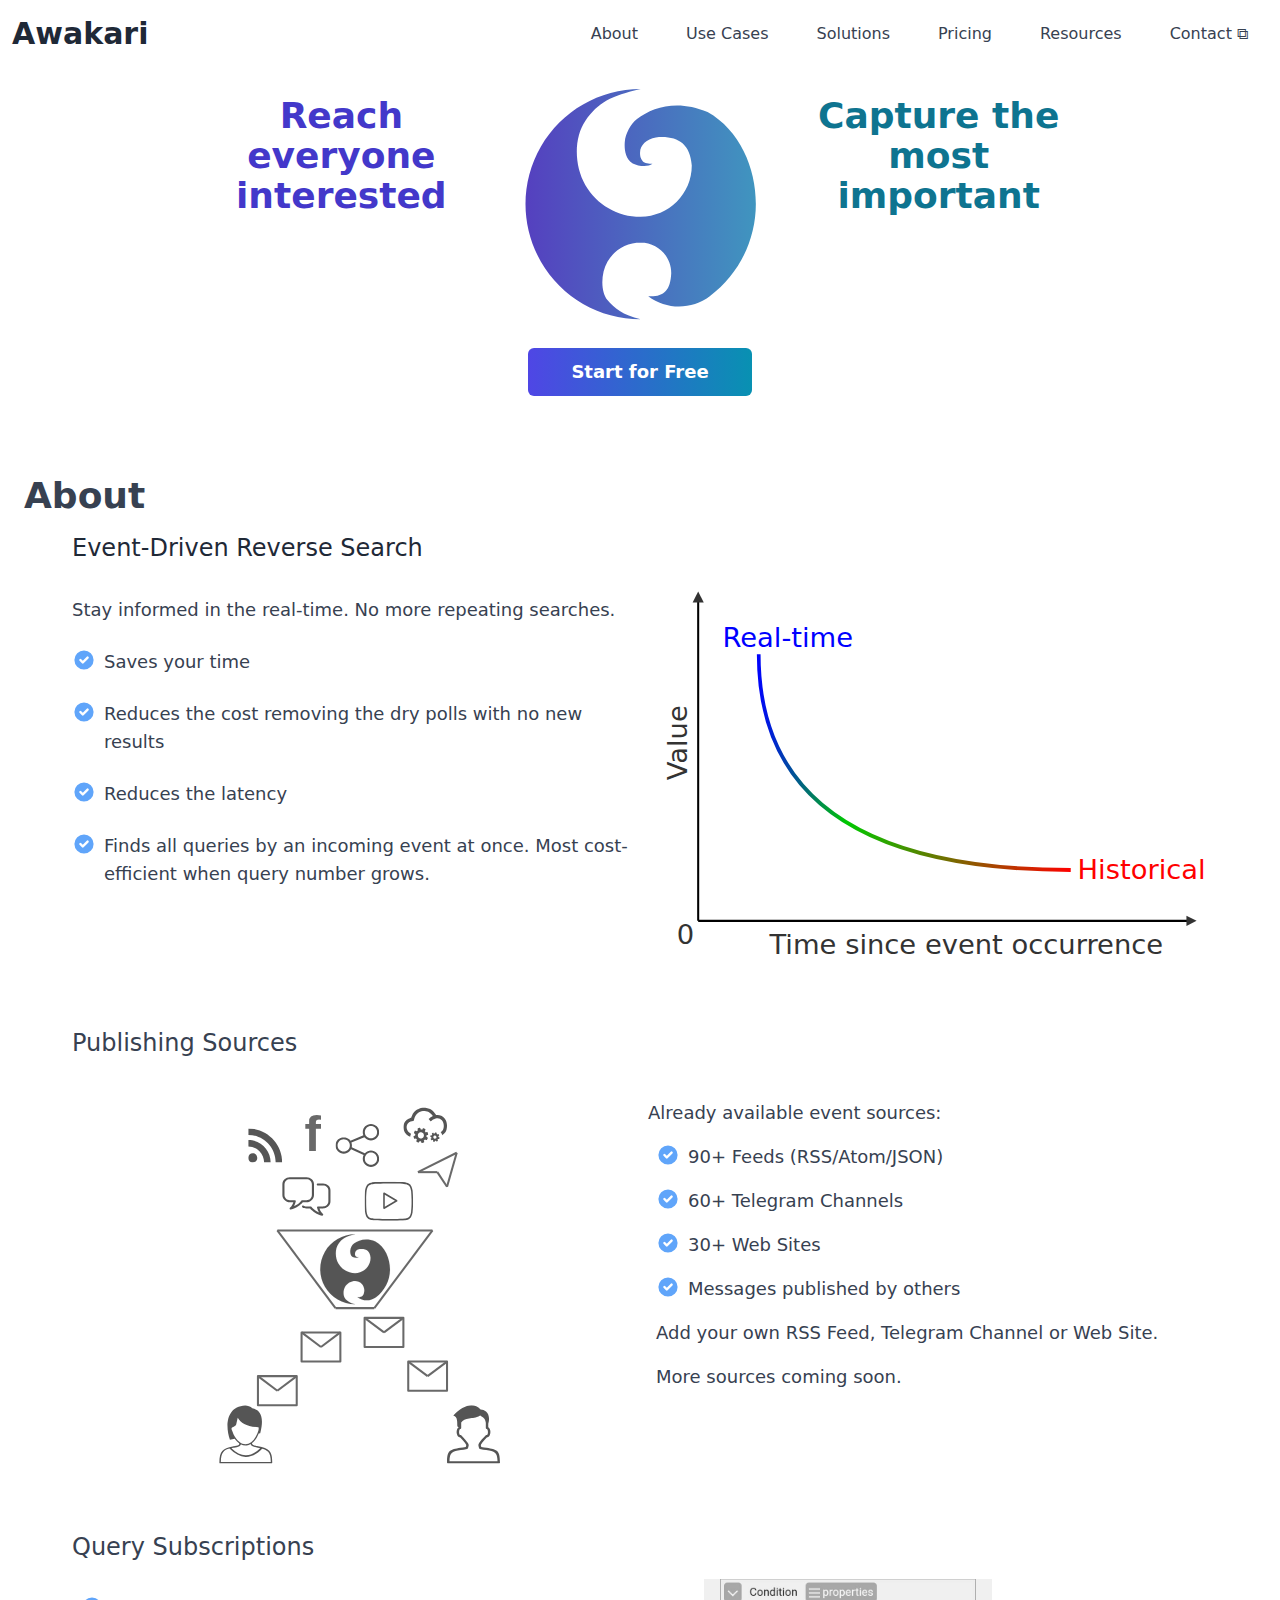
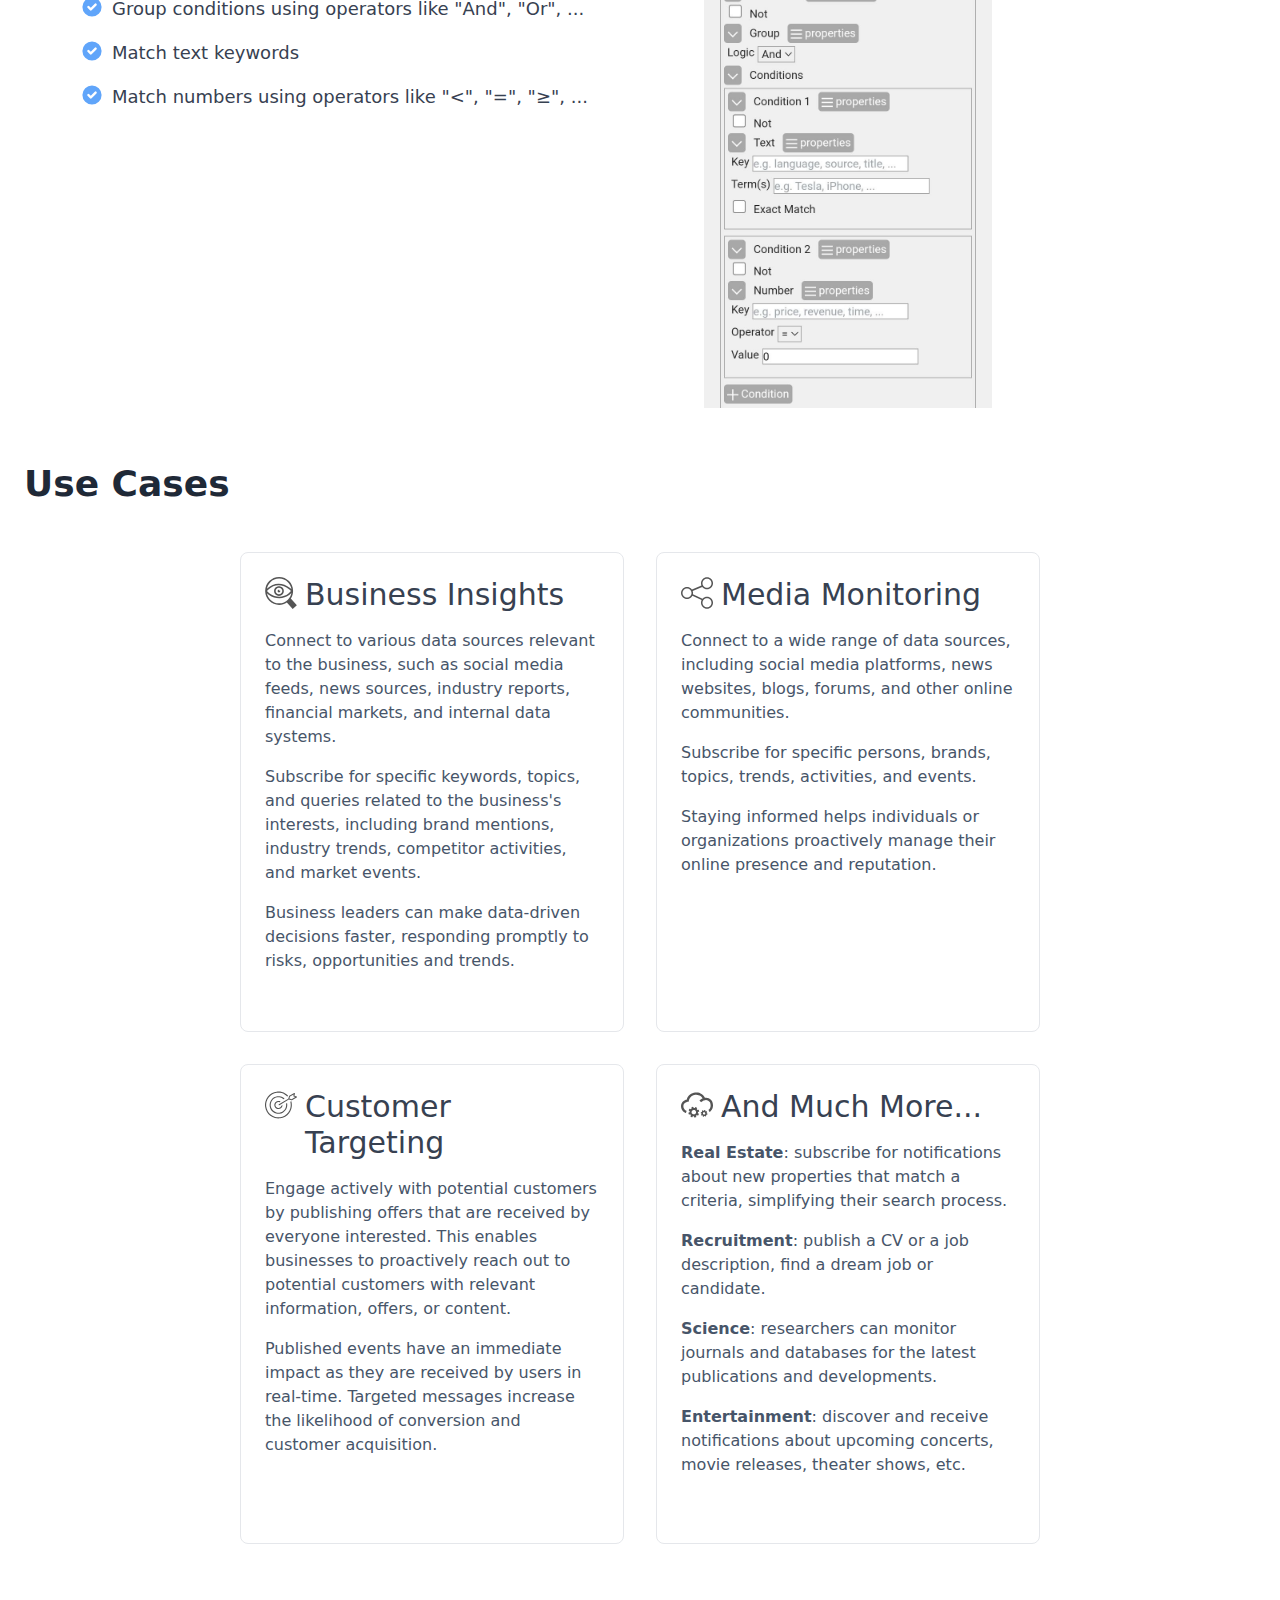
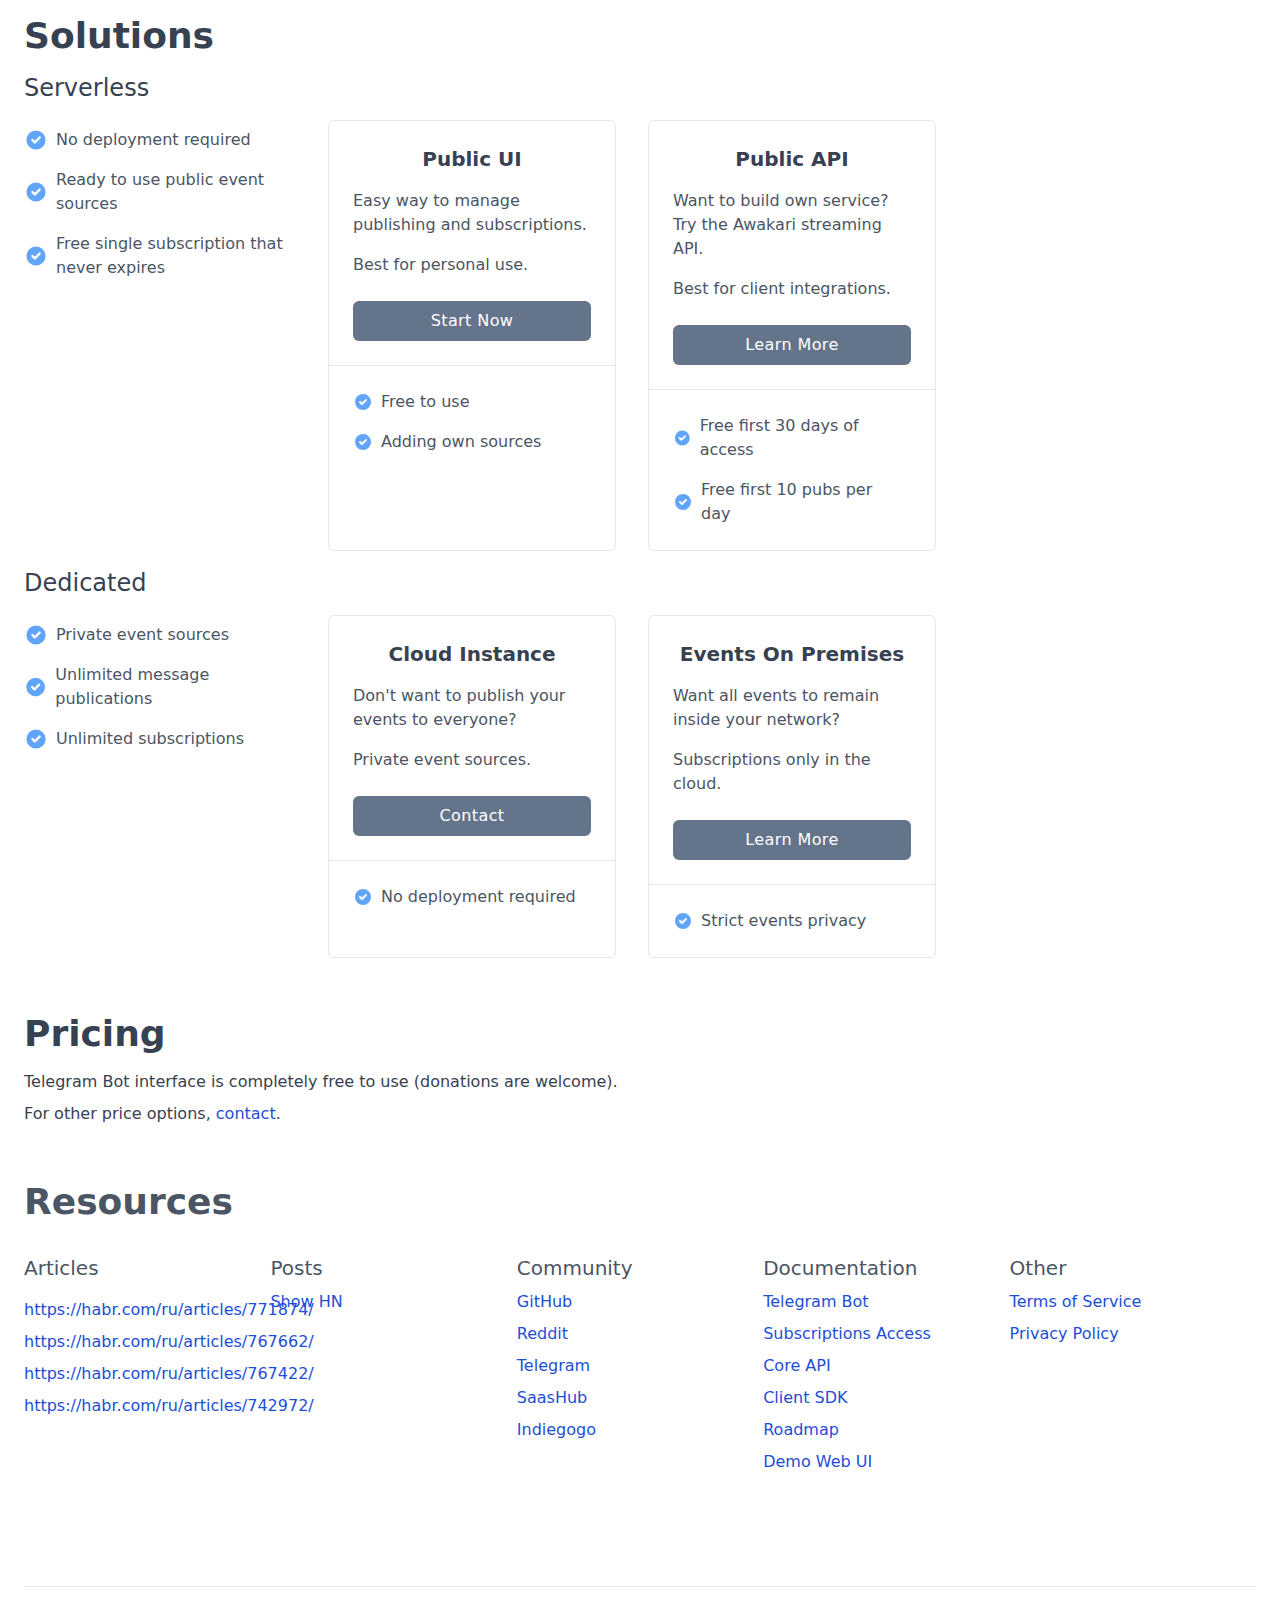
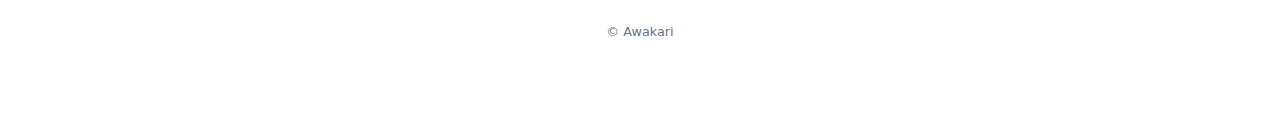
<file: index.html>
<!doctype html>
<html lang="en">
<head>
    <meta charset="utf-8">
    <meta http-equiv="X-UA-Compatible" content="IE=edge">
    <meta name="viewport" content="width=device-width, initial-scale=1">

    <link rel="apple-touch-icon" sizes="180x180" href="logo-color.svg">
    <link rel="icon" href="logo-color.svg">
    <link rel="manifest" href="manifest.json">
    <meta name="msapplication-TileColor" content="#0ed3cf">
    <meta name="theme-color" content="#0ed3cf">

    <meta name="twitter:site" content="https://awakari.com" />
    <meta name="twitter:title" content="Awakari" />
    <meta name="twitter:description" content="Event-driven search. For faster and valuable decisions." />
    <meta name="twitter:image" content="logo-color.svg" />

    <title>Awakari</title>

    <script>
        navigator.serviceWorker.register("sw.js");
    </script>
    <script src="script.js"></script>
    <script src="alpinejs-3.13.0.min.js" defer></script>
</head>
<body class="bg-gray-200">

<main>
    <header class="bg-white dark:bg-gray-900">
        <nav x-data="{ isOpen: false }" class="container mx-auto p-2 lg:flex lg:items-center lg:justify-between">
            <div class="flex items-center justify-between">
                <span class="flex">
                    <a class="text-2xl font-bold text-gray-800 hover:text-gray-700 dark:text-white dark:hover:text-gray-300 lg:text-3xl py-2 px-1" href="#">Awakari</a>
                </span>

                <!-- Mobile menu button -->
                <div class="flex lg:hidden">
                    <button x-cloak @click="isOpen = !isOpen" type="button" class="text-gray-500 hover:text-gray-600 focus:text-gray-600 focus:outline-none dark:text-gray-200 dark:hover:text-gray-400 dark:focus:text-gray-400" aria-label="toggle menu">
                        <svg x-show="!isOpen" xmlns="http://www.w3.org/2000/svg" class="h-6 w-6" fill="none" viewBox="0 0 24 24" stroke="currentColor" stroke-width="2">
                            <path stroke-linecap="round" stroke-linejoin="round" d="M4 8h16M4 16h16" />
                        </svg>

                        <svg x-show="isOpen" xmlns="http://www.w3.org/2000/svg" class="h-6 w-6" fill="none" viewBox="0 0 24 24" stroke="currentColor" stroke-width="2">
                            <path stroke-linecap="round" stroke-linejoin="round" d="M6 18L18 6M6 6l12 12" />
                        </svg>
                    </button>
                </div>
            </div>

            <!-- Mobile Menu open: "block", Menu closed: "hidden" -->
            <div x-cloak :class="[isOpen ? 'translate-x-0 opacity-100 ' : 'opacity-0 -translate-x-full']" class="absolute inset-x-0 z-20 w-full bg-white px-6 py-4 shadow-md transition-all duration-300 ease-in-out dark:bg-gray-900 lg:relative lg:top-0 lg:mt-0 lg:flex lg:w-auto lg:translate-x-0 lg:items-center lg:bg-transparent lg:p-0 lg:opacity-100 lg:shadow-none lg:dark:bg-transparent">
                <div class="flex flex-col space-y-4 lg:mt-0 lg:flex-row lg:space-y-0">
                    <a class="text-gray-700 hover:text-blue-700 dark:text-gray-200 dark:hover:text-blue-400 lg:mx-6" href="#about">About</a>
                    <a class="text-gray-700 hover:text-blue-700 dark:text-gray-200 dark:hover:text-blue-400 lg:mx-6" href="#use_cases">Use Cases</a>
                    <a class="text-gray-700 hover:text-blue-700 dark:text-gray-200 dark:hover:text-blue-400 lg:mx-6" href="#solutions">Solutions</a>
                    <a class="text-gray-700 hover:text-blue-700 dark:text-gray-200 dark:hover:text-blue-400 lg:mx-6" href="#pricing">Pricing</a>
                    <a class="text-gray-700 hover:text-blue-700 dark:text-gray-200 dark:hover:text-blue-400 lg:mx-6" href="#resources">Resources</a>
                    <a class="text-gray-700 hover:text-blue-700 dark:text-gray-200 dark:hover:text-blue-400 lg:mx-6" href="mailto:awakari@awakari.com">Contact &#10697;</a>
                </div>
            </div>
        </nav>

        <div class="container mx-auto py-2 items-center justify-center">
            <div class="mx-auto max-w-4xl grid sm:grid-cols-1 md:grid-cols-3">
                <span class="py-4 items-center text-center">
                    <p class="m-1 text-4xl font-semibold text-indigo-700">
                        Reach everyone interested
                    </p>
                </span>
                <div class="items-center justify-center">
                    <center>
                        <img src="logo-color.svg" width="256" class="items-center justify-center"/>
                    </center>
                </div>
                <div class="py-4 align-middle items-center text-center">
                    <h1 class="m-1 text-4xl font-semibold text-cyan-700">
                        Capture the most important
                    </h1>
                </div>
            </div>
            <div class="container items-center justify-center py-4">
                <center>
                    <button type="button" class="text-white text-lg w-56 h-12 bg-gradient-to-r from-indigo-600 hover:from-indigo-500 to-cyan-600 hover:to-cyan-500 focus:outline-none font-bold rounded-md px-5 py-2 text-center">
                        <a href="https://awakari.cloud">Start for Free</a>
                    </button>
                </center>
            </div>
        </div>
    </header>

    <div class="bg-white dark:bg-gray-900" id="about">
        <div class="container mx-auto px-6 pt-8">
            <div class="mx-auto mt-6 flex">
                <h1 class="text-3xl font-semibold capitalize text-gray-700 dark:text-white lg:text-4xl">About</h1>
            </div>
            <div class="mx-auto max-w-6xl mt-2">
                <h2 class="text-2xl px-2 py-2 capitalize text-gray-800 dark:text-white">Event-Driven Reverse Search</h2>
                <div class="grid xs:grid-cols-1 sm:grid-cols-1 md:grid-cols-2 lg:grid-cols-2 xl:grid-cols-2">
                    <div class="space-y-2 py-4 text-lg text-gray-700">
                        <p class="align-text-middle px-2 py-2">
                            Stay informed in the real-time. No more repeating searches.
                        </p>
                        <p class="px-2 py-2 align-text-middle space-x-2 flex">
                            <span class="h-6 w-6">
                                <svg xmlns="http://www.w3.org/2000/svg" class="h-6 w-6 min-w-max min-h-max text-blue-400" viewBox="0 0 20 20" fill="currentColor">
                                    <path fill-rule="evenodd" d="M10 18a8 8 0 100-16 8 8 0 000 16zm3.707-9.293a1 1 0 00-1.414-1.414L9 10.586 7.707 9.293a1 1 0 00-1.414 1.414l2 2a1 1 0 001.414 0l4-4z" clip-rule="evenodd" />
                                </svg>
                            </span>
                            <span>Saves your time</span>
                        </p>
                        <p class="px-2 py-2 align-text-middle space-x-2 flex">
                            <span class="h-6 w-6">
                                <svg xmlns="http://www.w3.org/2000/svg" class="h-6 w-6 min-w-max min-h-max text-blue-400" viewBox="0 0 20 20" fill="currentColor">
                                    <path fill-rule="evenodd" d="M10 18a8 8 0 100-16 8 8 0 000 16zm3.707-9.293a1 1 0 00-1.414-1.414L9 10.586 7.707 9.293a1 1 0 00-1.414 1.414l2 2a1 1 0 001.414 0l4-4z" clip-rule="evenodd" />
                                </svg>
                            </span>
                            <span>Reduces the cost removing the dry polls with no new results</span>
                        </p>
                        <p class="px-2 py-2 align-text-middle space-x-2 flex">
                            <span class="h-6 w-6">
                                <svg xmlns="http://www.w3.org/2000/svg" class="h-6 w-6 min-w-max min-h-max text-blue-400" viewBox="0 0 20 20" fill="currentColor">
                                    <path fill-rule="evenodd" d="M10 18a8 8 0 100-16 8 8 0 000 16zm3.707-9.293a1 1 0 00-1.414-1.414L9 10.586 7.707 9.293a1 1 0 00-1.414 1.414l2 2a1 1 0 001.414 0l4-4z" clip-rule="evenodd" />
                                </svg>
                            </span>
                            <span>Reduces the latency</span>
                        </p>
                        <p class="px-2 py-2 align-text-middle space-x-2 flex">
                            <span class="h-6 w-6">
                                <svg xmlns="http://www.w3.org/2000/svg" class="h-6 w-6 min-w-max min-h-max text-blue-400" viewBox="0 0 20 20" fill="currentColor">
                                    <path fill-rule="evenodd" d="M10 18a8 8 0 100-16 8 8 0 000 16zm3.707-9.293a1 1 0 00-1.414-1.414L9 10.586 7.707 9.293a1 1 0 00-1.414 1.414l2 2a1 1 0 001.414 0l4-4z" clip-rule="evenodd" />
                                </svg>
                            </span>
                            <span>Finds all queries by an incoming event at once. Most cost-efficient when query number grows.</span>
                        </p>
                    </div>
                    <div>
                        <img src="data-value-vs-time.svg" alt="figure: data value vs time"/>
                    </div>
                </div>
            </div>

            <div class="mx-auto max-w-6xl mt-8">
                <h2 class="px-2 py-4 capitalize text-gray-700 dark:text-white text-2xl">Publishing Sources</h2>
                <div class="grid xs:grid-cols-1 sm:grid-cols-1 md:grid-cols-2 lg:grid-cols-2 xl:grid-cols-2 text-gray-700">
                    <div class="flex justify-end">
                        <img src="how-it-works.svg" alt="add own pub src"/>
                    </div>
                    <div class="space-y-4 py-4 text-lg">
                        <p class="align-text-middle px-2 pt-2">
                            Already available event sources:
                        </p>
                        <p class="px-4 align-text-middle space-x-2 flex">
                            <span class="h-6 w-6">
                                <svg xmlns="http://www.w3.org/2000/svg" class="h-6 w-6 min-w-max text-blue-400" viewBox="0 0 20 20" fill="currentColor">
                                    <path fill-rule="evenodd" d="M10 18a8 8 0 100-16 8 8 0 000 16zm3.707-9.293a1 1 0 00-1.414-1.414L9 10.586 7.707 9.293a1 1 0 00-1.414 1.414l2 2a1 1 0 001.414 0l4-4z" clip-rule="evenodd" />
                                </svg>
                            </span>
                            <span>90+ Feeds (RSS/Atom/JSON)</span>
                        </p>
                        <p class="px-4 align-text-middle space-x-2 flex">
                            <span class="h-6 w-6">
                                <svg xmlns="http://www.w3.org/2000/svg" class="h-6 w-6 min-w-max text-blue-400" viewBox="0 0 20 20" fill="currentColor">
                                    <path fill-rule="evenodd" d="M10 18a8 8 0 100-16 8 8 0 000 16zm3.707-9.293a1 1 0 00-1.414-1.414L9 10.586 7.707 9.293a1 1 0 00-1.414 1.414l2 2a1 1 0 001.414 0l4-4z" clip-rule="evenodd" />
                                </svg>
                            </span>
                            <span>60+ Telegram Channels</span>
                        </p>
                        <p class="px-4 align-text-middle space-x-2 flex">
                            <span class="h-6 w-6">
                                <svg xmlns="http://www.w3.org/2000/svg" class="h-6 w-6 min-w-max text-blue-400" viewBox="0 0 20 20" fill="currentColor">
                                    <path fill-rule="evenodd" d="M10 18a8 8 0 100-16 8 8 0 000 16zm3.707-9.293a1 1 0 00-1.414-1.414L9 10.586 7.707 9.293a1 1 0 00-1.414 1.414l2 2a1 1 0 001.414 0l4-4z" clip-rule="evenodd" />
                                </svg>
                            </span>
                            <span>30+ Web Sites</span>
                        </p>
                        <p class="px-4 align-text-middle space-x-2 flex">
                            <span class="h-6 w-6">
                                <svg xmlns="http://www.w3.org/2000/svg" class="h-6 w-6 min-w-max text-blue-400" viewBox="0 0 20 20" fill="currentColor">
                                    <path fill-rule="evenodd" d="M10 18a8 8 0 100-16 8 8 0 000 16zm3.707-9.293a1 1 0 00-1.414-1.414L9 10.586 7.707 9.293a1 1 0 00-1.414 1.414l2 2a1 1 0 001.414 0l4-4z" clip-rule="evenodd" />
                                </svg>
                            </span>
                            <span>Messages published by others</span>
                        </p>
                        <p class="align-text-middle px-4 text-lg">
                            Add your own RSS Feed, Telegram Channel or Web Site.
                        </p>
                        <p class="align-text-middle px-4 text-lg">
                            More sources coming soon.
                        </p>
                    </div>
                </div>
            </div>

            <div class="mx-auto max-w-6xl mt-8">
                <h2 class="px-2 py-4 capitalize text-gray-700 dark:text-white text-2xl">Query Subscriptions</h2>
                <div class="grid xs:grid-cols-1 sm:grid-cols-1 md:grid-cols-2 lg:grid-cols-2 xl:grid-cols-2 text-gray-700">
                    <div class="space-y-4 py-4 text-lg">
                        <p class="px-4 align-text-middle space-x-2 flex">
                            <span class="h-6 w-6">
                                <svg xmlns="http://www.w3.org/2000/svg" class="h-6 w-6 min-w-max text-blue-400" viewBox="0 0 20 20" fill="currentColor">
                                    <path fill-rule="evenodd" d="M10 18a8 8 0 100-16 8 8 0 000 16zm3.707-9.293a1 1 0 00-1.414-1.414L9 10.586 7.707 9.293a1 1 0 00-1.414 1.414l2 2a1 1 0 001.414 0l4-4z" clip-rule="evenodd" />
                                </svg>
                            </span>
                            <span>Group conditions using operators like "And", "Or", ... </span>
                        </p>
                        <p class="px-4 align-text-middle space-x-2 flex">
                            <span class="h-6 w-6">
                                <svg xmlns="http://www.w3.org/2000/svg" class="h-6 w-6 min-w-max text-blue-400" viewBox="0 0 20 20" fill="currentColor">
                                    <path fill-rule="evenodd" d="M10 18a8 8 0 100-16 8 8 0 000 16zm3.707-9.293a1 1 0 00-1.414-1.414L9 10.586 7.707 9.293a1 1 0 00-1.414 1.414l2 2a1 1 0 001.414 0l4-4z" clip-rule="evenodd" />
                                </svg>
                            </span>
                            <span>Match text keywords</span>
                        </p>
                        <p class="px-4 align-text-middle space-x-2 flex">
                            <span class="h-6 w-6">
                                <svg xmlns="http://www.w3.org/2000/svg" class="h-6 w-6 min-w-max text-blue-400" viewBox="0 0 20 20" fill="currentColor">
                                    <path fill-rule="evenodd" d="M10 18a8 8 0 100-16 8 8 0 000 16zm3.707-9.293a1 1 0 00-1.414-1.414L9 10.586 7.707 9.293a1 1 0 00-1.414 1.414l2 2a1 1 0 001.414 0l4-4z" clip-rule="evenodd" />
                                </svg>
                            </span>
                            <span>Match numbers using operators like "<", "=", "≥", ...</span>
                        </p>
                    </div>
                    <div class="flex justify-start px-16">
                        <img src="photo_5352989553037791923_y.jpg" alt="subscription" class="w-72"/>
                    </div>
                </div>
            </div>

        </div>
    </div>

    <div class="bg-white dark:bg-gray-900" id="use_cases">
        <div class="container mx-auto px-6 pt-8">
            <div class="mt-6 md:flex md:items-center md:justify-between">
                <div>
                    <h1 class="text-3xl font-semibold capitalize text-gray-800 dark:text-white lg:text-4xl">Use Cases</h1>
                </div>
            </div>

            <div class="xl:-mx-8 xl:flex items-center justify-center">
                <div class="xl:mx-8 max-w-6xl items-center justify-center">
                    <div class="mt-8 mt-2 grid xs:grid-cols-1 sm:grid-cols-1 md:grid-cols-2 lg:grid-cols-2 xl:grid-cols-2 items-center justify-center">

                        <div class="mx-auto max-w-sm rounded-lg border dark:border-gray-700 md:mx-4 my-4" style="height: 480px">
                            <div class="p-6 space-y-4">
                                <div class="flex">
                                    <img src="insight-icon.svg" alt="Real-Time Insights" class="w-8 h-8 mr-2"/>
                                    <h1 class="text-xl font-medium capitalize text-gray-700 dark:text-white lg:text-3xl">Business Insights</h1>
                                </div>
                                <p class="text-slate-600 dark:text-gray-300">
                                    Connect to various data sources relevant to the business, such as social media feeds, news sources, industry reports, financial markets, and internal data systems.
                                </p>
                                <p class="text-slate-600 dark:text-gray-300">
                                    Subscribe for specific keywords, topics, and queries related to the business's interests, including brand mentions, industry trends, competitor activities, and market events.
                                </p>
                                <p class="text-slate-600 dark:text-gray-300">
                                    Business leaders can make data-driven decisions faster, responding promptly to risks, opportunities and trends.
                                </p>
                            </div>
                        </div>

                        <div class="mx-auto max-w-sm rounded-lg border dark:border-gray-700 md:mx-4 my-4" style="height: 480px">
                            <div class="p-6 space-y-4">
                                <div class="flex">
                                    <img src="share-icon.svg" alt="Real-Time Insights" class="w-8 h-8 mr-2"/>
                                    <h1 class="text-xl font-medium capitalize text-gray-700 dark:text-white lg:text-3xl">Media Monitoring</h1>
                                </div>
                                <p class="text-slate-600 dark:text-gray-300">
                                    Connect to a wide range of data sources, including social media platforms, news websites, blogs, forums, and other online communities.
                                </p>
                                <p class="text-slate-600 dark:text-gray-300">
                                    Subscribe for specific persons, brands, topics, trends, activities, and events.
                                </p>
                                <p class="text-slate-600 dark:text-gray-300">
                                    Staying informed helps individuals or organizations proactively manage their online presence and reputation.
                                </p>
                            </div>
                        </div>

                        <div class="mx-auto max-w-sm rounded-lg border dark:border-gray-700 md:mx-4 my-4" style="height: 480px">
                            <div class="p-6 space-y-4">
                                <div class="flex">
                                    <img src="target-icon.svg" alt="Customer Targeting" class="w-8 h-8 mr-2"/>
                                    <h1 class="text-xl font-medium capitalize text-gray-700 dark:text-white lg:text-3xl">Customer Targeting</h1>
                                </div>
                                <p class="text-slate-600 dark:text-gray-300">
                                    Engage actively with potential customers by publishing offers that are received by everyone interested.
                                    This enables businesses to proactively reach out to potential customers with relevant information, offers, or content.
                                </p>
                                <p class="text-slate-600 dark:text-gray-300">
                                    Published events have an immediate impact as they are received by users in real-time.
                                    Targeted messages increase the likelihood of conversion and customer acquisition.
                                </p>
                            </div>
                        </div>

                        <div class="mx-auto max-w-sm rounded-lg border dark:border-gray-700 md:mx-4 my-4" style="height: 480px">
                            <div class="p-6 space-y-4">
                                <div class="flex">
                                    <img src="cloud-services-icon.svg" alt="services" class="w-8 h-8 mr-2"/>
                                    <h1 class="text-xl font-medium capitalize text-gray-700 dark:text-white lg:text-3xl">And Much More...</h1>
                                </div>
                                <p class="text-slate-600 dark:text-gray-300">
                                    <b>Real Estate</b>: subscribe for notifications about new properties that match a criteria, simplifying their search process.
                                </p>
                                <p class="text-slate-600 dark:text-gray-300">
                                    <b>Recruitment</b>: publish a CV or a job description, find a dream job or candidate.
                                </p>
                                <p class="text-slate-600 dark:text-gray-300">
                                    <b>Science</b>: researchers can monitor journals and databases for the latest publications and developments.
                                </p>
                                <p class="text-slate-600 dark:text-gray-300">
                                    <b>Entertainment</b>: discover and receive notifications about upcoming concerts, movie releases, theater shows, etc.
                                </p>
                            </div>
                        </div>

                    </div>
                </div>
            </div>

        </div>
    </div>

    <div class="bg-white dark:bg-gray-900" id="solutions">
        <div class="container mx-auto px-6 pt-8 space-y-4 text-gray-700">
            <div class="mt-6 md:flex md:items-center md:justify-between">
                <h1 class="text-3xl font-semibold capitalize dark:text-white lg:text-4xl">Solutions</h1>
            </div>

            <h2 class="text-2xl capitalize dark:text-white">Serverless</h2>
            <div class="mt-8 space-y-8 md:flex md:space-y-0 xl:mt-2">

                <div class="w-72">
                    <div class="flex items-center py-2">
                        <span class="h-6 w-6">
                        <svg xmlns="http://www.w3.org/2000/svg" class="h-6 w-6 text-blue-400" viewBox="0 0 20 20"
                             fill="currentColor">
                            <path fill-rule="evenodd"
                                  d="M10 18a8 8 0 100-16 8 8 0 000 16zm3.707-9.293a1 1 0 00-1.414-1.414L9 10.586 7.707 9.293a1 1 0 00-1.414 1.414l2 2a1 1 0 001.414 0l4-4z"
                                  clip-rule="evenodd"/>
                        </svg></span>
                        <span class="mx-2 text-gray-600 dark:text-gray-300">
                        No deployment required
                    </span>
                    </div>
                    <div class="flex items-center py-2">
                        <span class="h-6 w-6">
                        <svg xmlns="http://www.w3.org/2000/svg" class="h-6 w-6 text-blue-400" viewBox="0 0 20 20"
                             fill="currentColor">
                            <path fill-rule="evenodd"
                                  d="M10 18a8 8 0 100-16 8 8 0 000 16zm3.707-9.293a1 1 0 00-1.414-1.414L9 10.586 7.707 9.293a1 1 0 00-1.414 1.414l2 2a1 1 0 001.414 0l4-4z"
                                  clip-rule="evenodd"/>
                        </svg></span>
                        <span class="mx-2 text-gray-600 dark:text-gray-300">
                        Ready to use public event sources
                    </span>
                    </div>
                    <div class="flex items-center py-2">
                        <span class="h-6 w-6"><svg xmlns="http://www.w3.org/2000/svg" class="h-6 w-6 text-blue-400" viewBox="0 0 20 20"
                             fill="currentColor">
                            <path fill-rule="evenodd"
                                  d="M10 18a8 8 0 100-16 8 8 0 000 16zm3.707-9.293a1 1 0 00-1.414-1.414L9 10.586 7.707 9.293a1 1 0 00-1.414 1.414l2 2a1 1 0 001.414 0l4-4z"
                                  clip-rule="evenodd"/>
                        </svg></span>
                        <span class="mx-2 text-gray-600 dark:text-gray-300">
                        Free single subscription that never expires
                    </span>
                    </div>
                </div>

                <div class="mx-auto max-w-sm rounded-md border dark:border-gray-700 md:mx-4 w-72">
                    <div class="p-6">
                        <h1 class="text-xl font-medium capitalize text-gray-700 dark:text-white font-semibold flex items-center justify-center">Public UI</h1>
                        <p class="mt-4 text-gray-600 dark:text-gray-300">
                            Easy way to manage publishing and subscriptions.
                        </p>
                        <p class="mt-4 text-gray-600 dark:text-gray-300">Best for personal use.</p>
                        <a href="https://awakari.cloud">
                            <button class="mt-6 w-full transform rounded-md bg-slate-500 px-4 py-2 capitalize tracking-wide text-white transition-colors duration-300 hover:bg-slate-600 focus:bg-slate-500 focus:outline-none focus:ring focus:ring-slate-300 focus:ring-opacity-80">
                                Start Now
                            </button>
                        </a>
                    </div>
                    <hr class="border-gray-200 dark:border-gray-700" />
                    <div class="p-6">
                        <div class="space-y-4">
                            <div class="flex items-center">
                                <svg xmlns="http://www.w3.org/2000/svg" class="h-5 w-5 text-blue-400" viewBox="0 0 20 20" fill="currentColor">
                                    <path fill-rule="evenodd" d="M10 18a8 8 0 100-16 8 8 0 000 16zm3.707-9.293a1 1 0 00-1.414-1.414L9 10.586 7.707 9.293a1 1 0 00-1.414 1.414l2 2a1 1 0 001.414 0l4-4z" clip-rule="evenodd" />
                                </svg>
                                <span class="mx-2 text-gray-600 dark:text-gray-300">Free to use</span>
                            </div>
                            <div class="flex items-center">
                                <svg xmlns="http://www.w3.org/2000/svg" class="h-5 w-5 text-blue-400" viewBox="0 0 20 20" fill="currentColor">
                                    <path fill-rule="evenodd" d="M10 18a8 8 0 100-16 8 8 0 000 16zm3.707-9.293a1 1 0 00-1.414-1.414L9 10.586 7.707 9.293a1 1 0 00-1.414 1.414l2 2a1 1 0 001.414 0l4-4z" clip-rule="evenodd" />
                                </svg>
                                <span class="mx-2 text-gray-600 dark:text-gray-300">Adding own sources</span>
                            </div>
                        </div>
                    </div>
                </div>

                <div class="mx-auto max-w-sm rounded-md border dark:border-gray-700 md:mx-4 w-72">
                    <div class="p-6">
                        <h1 class="text-xl font-medium capitalize text-gray-700 dark:text-white font-semibold flex items-center justify-center">Public API</h1>
                        <p class="mt-4 text-gray-600 dark:text-gray-300">
                            Want to build own service?<br/>
                            Try the Awakari streaming API.
                        </p>
                        <p class="mt-4 text-gray-600 dark:text-gray-300">Best for client integrations.</p>
                        <a href="https://github.com/awakari#3-access">
                            <button class="mt-6 w-full transform rounded-md bg-slate-500 px-4 py-2 capitalize tracking-wide text-white transition-colors duration-300 hover:bg-slate-600 focus:bg-slate-500 focus:outline-none focus:ring focus:ring-slate-300 focus:ring-opacity-80">
                                Learn More
                            </button>
                        </a>
                    </div>
                    <hr class="border-gray-200 dark:border-gray-700" />
                    <div class="p-6">
                        <div class="space-y-4">
                            <div class="flex items-center">
                                <svg xmlns="http://www.w3.org/2000/svg" class="h-5 w-5 text-blue-400" viewBox="0 0 20 20" fill="currentColor">
                                    <path fill-rule="evenodd" d="M10 18a8 8 0 100-16 8 8 0 000 16zm3.707-9.293a1 1 0 00-1.414-1.414L9 10.586 7.707 9.293a1 1 0 00-1.414 1.414l2 2a1 1 0 001.414 0l4-4z" clip-rule="evenodd" />
                                </svg>
                                <span class="mx-2 text-gray-600 dark:text-gray-300">Free first 30 days of access</span>
                            </div>
                            <div class="flex items-center">
                                <span class="h-5 w-5">
                                    <svg xmlns="http://www.w3.org/2000/svg" class="h-5 w-5 text-blue-400" viewBox="0 0 20 20" fill="currentColor">
                                        <path fill-rule="evenodd" d="M10 18a8 8 0 100-16 8 8 0 000 16zm3.707-9.293a1 1 0 00-1.414-1.414L9 10.586 7.707 9.293a1 1 0 00-1.414 1.414l2 2a1 1 0 001.414 0l4-4z" clip-rule="evenodd" />
                                    </svg>
                                </span>
                                <span class="mx-2 text-gray-600 dark:text-gray-300">Free first 10 pubs per day</span>
                            </div>
                        </div>
                    </div>
                </div>

            </div>

            <h2 class="text-2xl capitalize dark:text-white">Dedicated</h2>
            <div class="mt-8 space-y-8 md:flex md:space-y-0 xl:mt-2">

                <div class="w-72">
                    <div class="flex items-center py-2">
                        <svg xmlns="http://www.w3.org/2000/svg" class="h-6 w-6 text-blue-400" viewBox="0 0 20 20"
                             fill="currentColor">
                            <path fill-rule="evenodd"
                                  d="M10 18a8 8 0 100-16 8 8 0 000 16zm3.707-9.293a1 1 0 00-1.414-1.414L9 10.586 7.707 9.293a1 1 0 00-1.414 1.414l2 2a1 1 0 001.414 0l4-4z"
                                  clip-rule="evenodd"/>
                        </svg>
                        <span class="mx-2 text-gray-600 dark:text-gray-300">
                        Private event sources
                    </span>
                    </div>
                    <div class="flex items-center py-2">
                        <svg xmlns="http://www.w3.org/2000/svg" class="h-6 w-6 text-blue-400" viewBox="0 0 20 20"
                             fill="currentColor">
                            <path fill-rule="evenodd"
                                  d="M10 18a8 8 0 100-16 8 8 0 000 16zm3.707-9.293a1 1 0 00-1.414-1.414L9 10.586 7.707 9.293a1 1 0 00-1.414 1.414l2 2a1 1 0 001.414 0l4-4z"
                                  clip-rule="evenodd"/>
                        </svg>
                        <span class="mx-2 text-gray-600 dark:text-gray-300">
                        Unlimited message publications
                    </span>
                    </div>
                    <div class="flex items-center py-2">
                        <svg xmlns="http://www.w3.org/2000/svg" class="h-6 w-6 text-blue-400" viewBox="0 0 20 20"
                             fill="currentColor">
                            <path fill-rule="evenodd"
                                  d="M10 18a8 8 0 100-16 8 8 0 000 16zm3.707-9.293a1 1 0 00-1.414-1.414L9 10.586 7.707 9.293a1 1 0 00-1.414 1.414l2 2a1 1 0 001.414 0l4-4z"
                                  clip-rule="evenodd"/>
                        </svg>
                        <span class="mx-2 text-gray-600 dark:text-gray-300">
                        Unlimited subscriptions
                    </span>
                    </div>
                </div>

                <div class="mx-auto max-w-sm rounded-md border dark:border-gray-700 md:mx-4 w-72">
                    <div class="p-6">
                        <h1 class="text-xl font-medium capitalize text-gray-700 dark:text-white font-semibold flex items-center justify-center">Cloud Instance</h1>
                        <p class="mt-4 text-gray-600 dark:text-gray-300">Don't want to publish your events to everyone?</p>
                        <p class="mt-4 text-gray-600 dark:text-gray-300">Private event sources.</p>
                        <a href="mailto:awakari@awakari.com">
                            <button class="mt-6 w-full transform rounded-md bg-slate-500 px-4 py-2 capitalize tracking-wide text-white transition-colors duration-300 hover:bg-slate-600 focus:bg-slate-500 focus:outline-none focus:ring focus:ring-slate-300 focus:ring-opacity-80">
                                Contact
                            </button>
                        </a>
                    </div>
                    <hr class="border-gray-200 dark:border-gray-700" />
                    <div class="p-6">
                        <div class="space-y-4">
                            <div class="flex items-center">
                                <svg xmlns="http://www.w3.org/2000/svg" class="h-5 w-5 text-blue-400" viewBox="0 0 20 20" fill="currentColor">
                                    <path fill-rule="evenodd" d="M10 18a8 8 0 100-16 8 8 0 000 16zm3.707-9.293a1 1 0 00-1.414-1.414L9 10.586 7.707 9.293a1 1 0 00-1.414 1.414l2 2a1 1 0 001.414 0l4-4z" clip-rule="evenodd" />
                                </svg>

                                <span class="mx-2 text-gray-600 dark:text-gray-300">No deployment required</span>
                            </div>
                        </div>
                    </div>
                </div>

                <div class="mx-auto max-w-sm rounded-md border dark:border-gray-700 md:mx-4 w-72">
                    <div class="p-6">
                        <h1 class="text-xl font-medium capitalize text-gray-700 dark:text-white font-semibold flex items-center justify-center">Events On Premises</h1>
                        <p class="mt-4 text-gray-600 dark:text-gray-300">Want all events to remain inside your network?</p>
                        <p class="mt-4 text-gray-600 dark:text-gray-300">Subscriptions only in the cloud.</p>
                        <a href="https://github.com/awakari/core#3-deployment">
                            <button class="mt-6 w-full transform rounded-md bg-slate-500 px-4 py-2 capitalize tracking-wide text-white transition-colors duration-300 hover:bg-slate-600 focus:bg-slate-500 focus:outline-none focus:ring focus:ring-slate-300 focus:ring-opacity-80">
                                Learn More
                            </button>
                        </a>
                    </div>
                    <hr class="border-gray-200 dark:border-gray-700" />
                    <div class="p-6">
                        <div class="space-y-4">
                            <div class="flex items-center">
                                <svg xmlns="http://www.w3.org/2000/svg" class="h-5 w-5 text-blue-400" viewBox="0 0 20 20" fill="currentColor">
                                    <path fill-rule="evenodd" d="M10 18a8 8 0 100-16 8 8 0 000 16zm3.707-9.293a1 1 0 00-1.414-1.414L9 10.586 7.707 9.293a1 1 0 00-1.414 1.414l2 2a1 1 0 001.414 0l4-4z" clip-rule="evenodd" />
                                </svg>

                                <span class="mx-2 text-gray-600 dark:text-gray-300">Strict events privacy</span>
                            </div>
                        </div>
                    </div>
                </div>

            </div>

        </div>
    </div>

    <div class="bg-white dark:bg-gray-900" id="pricing">

        <div class="container mx-auto px-6 pt-8 space-y-4">
            <div class="mt-6 md:flex md:items-center md:justify-between">
                <div>
                    <h1 class="text-3xl font-semibold capitalize text-gray-700 dark:text-white lg:text-4xl">Pricing</h1>
                </div>
            </div>

            <div class="mt-4 space-y-2 text-gray-700">
                <p>Telegram Bot interface is completely free to use (donations are welcome).</p>
                <p>For other price options, <a href="mailto:awakari@awakari.com" style="color: #1d4ed8">contact</a>.</p>
            </div>

        </div>
    </div>

    <div class="bg-white dark:bg-gray-900" id="resources">
        <div class="container mx-auto px-6 pt-8 space-y-4 text-gray-600">
            <div class="mt-6 md:flex md:items-center md:justify-between">
                <div>
                    <h1 class="text-3xl lg:text-4xl font-semibold capitalize dark:text-white">Resources</h1>
                </div>
            </div>

            <div class="grid lg:grid-cols-5 md:grid-cols-2 sm:grid-cols-1">

                <div class="pt-4 space-y-2">
                    <h3 class="text-xl capitalize dark:text-white">Articles</h3>
                    <div class="pt-2 space-y-2">
                        <p><a href="https://habr.com/ru/articles/771874/" style="color: #1d4ed8">https://habr.com/ru/articles/771874/</a></p>
                        <p><a href="https://habr.com/ru/articles/767662/" style="color: #1d4ed8">https://habr.com/ru/articles/767662/</a></p>
                        <p><a href="https://habr.com/ru/articles/767422/" style="color: #1d4ed8">https://habr.com/ru/articles/767422/</a></p>
                        <p><a href="https://habr.com/ru/articles/742972/" style="color: #1d4ed8">https://habr.com/ru/articles/742972/</a></p>
                    </div>
                </div>

                <div class="pt-4 space-y-2">
                    <h2 class="text-xl capitalize dark:text-white">Posts</h2>
                    <div class="space-y-2">
                        <p><a href="https://news.ycombinator.com/item?id=38143228" style="color: #1d4ed8">Show HN</a></p>
                    </div>
                </div>

                <div class="pt-4 space-y-2">
                    <h2 class="text-xl capitalize dark:text-white">Community</h2>
                    <div class="space-y-2">
                        <p><a href="https://github.com/awakari" style="color: #1d4ed8">GitHub</a></p>
                        <p><a href="https://www.reddit.com/r/awakari/" style="color: #1d4ed8">Reddit</a></p>
                        <p><a href="https://t.me/awakari" style="color: #1d4ed8">Telegram</a></p>
                        <p><a href="https://www.saashub.com/awakari" style="color: #1d4ed8">SaasHub</a></p>
                        <p><a href="https://www.indiegogo.com/projects/--2810259/coming_soon/x/35869246" style="color: #1d4ed8">Indiegogo</a></p>
                    </div>
                </div>

                <div class="pt-4 space-y-2">
                    <h2 class="text-xl capitalize dark:text-white">Documentation</h2>
                    <div class="space-y-2">
                        <p><a href="https://awakari.app/help" style="color: #1d4ed8">Telegram Bot</a></p>
                        <p><a href="https://github.com/awakari/core#32-connect-subscriptions" style="color: #1d4ed8">Subscriptions Access</a></p>
                        <p><a href="https://github.com/awakari/core#42-api" style="color: #1d4ed8">Core API</a></p>
                        <p><a href="https://github.com/awakari/client-sdk-go" style="color: #1d4ed8">Client SDK</a></p>
                        <p><a href="https://github.com/awakari/.github/blob/master/ROADMAP.md" style="color: #1d4ed8">Roadmap</a></p>
                        <p><a href="https://github.com/awakari/webapp#1-usage" style="color: #1d4ed8">Demo Web UI</a></p>
                    </div>
                </div>

                <div class="pt-4 space-y-2">
                    <h2 class="text-xl capitalize dark:text-white">Other</h2>
                    <div class="space-y-2">
                        <p><a href="tos.html" style="color: #1d4ed8">Terms of Service</a></p>
                        <p><a href="privacy.html" style="color: #1d4ed8">Privacy Policy</a></p>
                    </div>
                </div>
            </div>
        </div>
    </div>

    <footer class="bg-white dark:bg-gray-900">
        <div class="container mx-auto px-6 py-20">
            <hr class="my-6 border-gray-200 dark:border-gray-700 md:my-8" />
            <center><small class="text-slate-500">&copy; Awakari</small></center>
        </div>
    </footer>

</main>
</body>
</html>
</file>
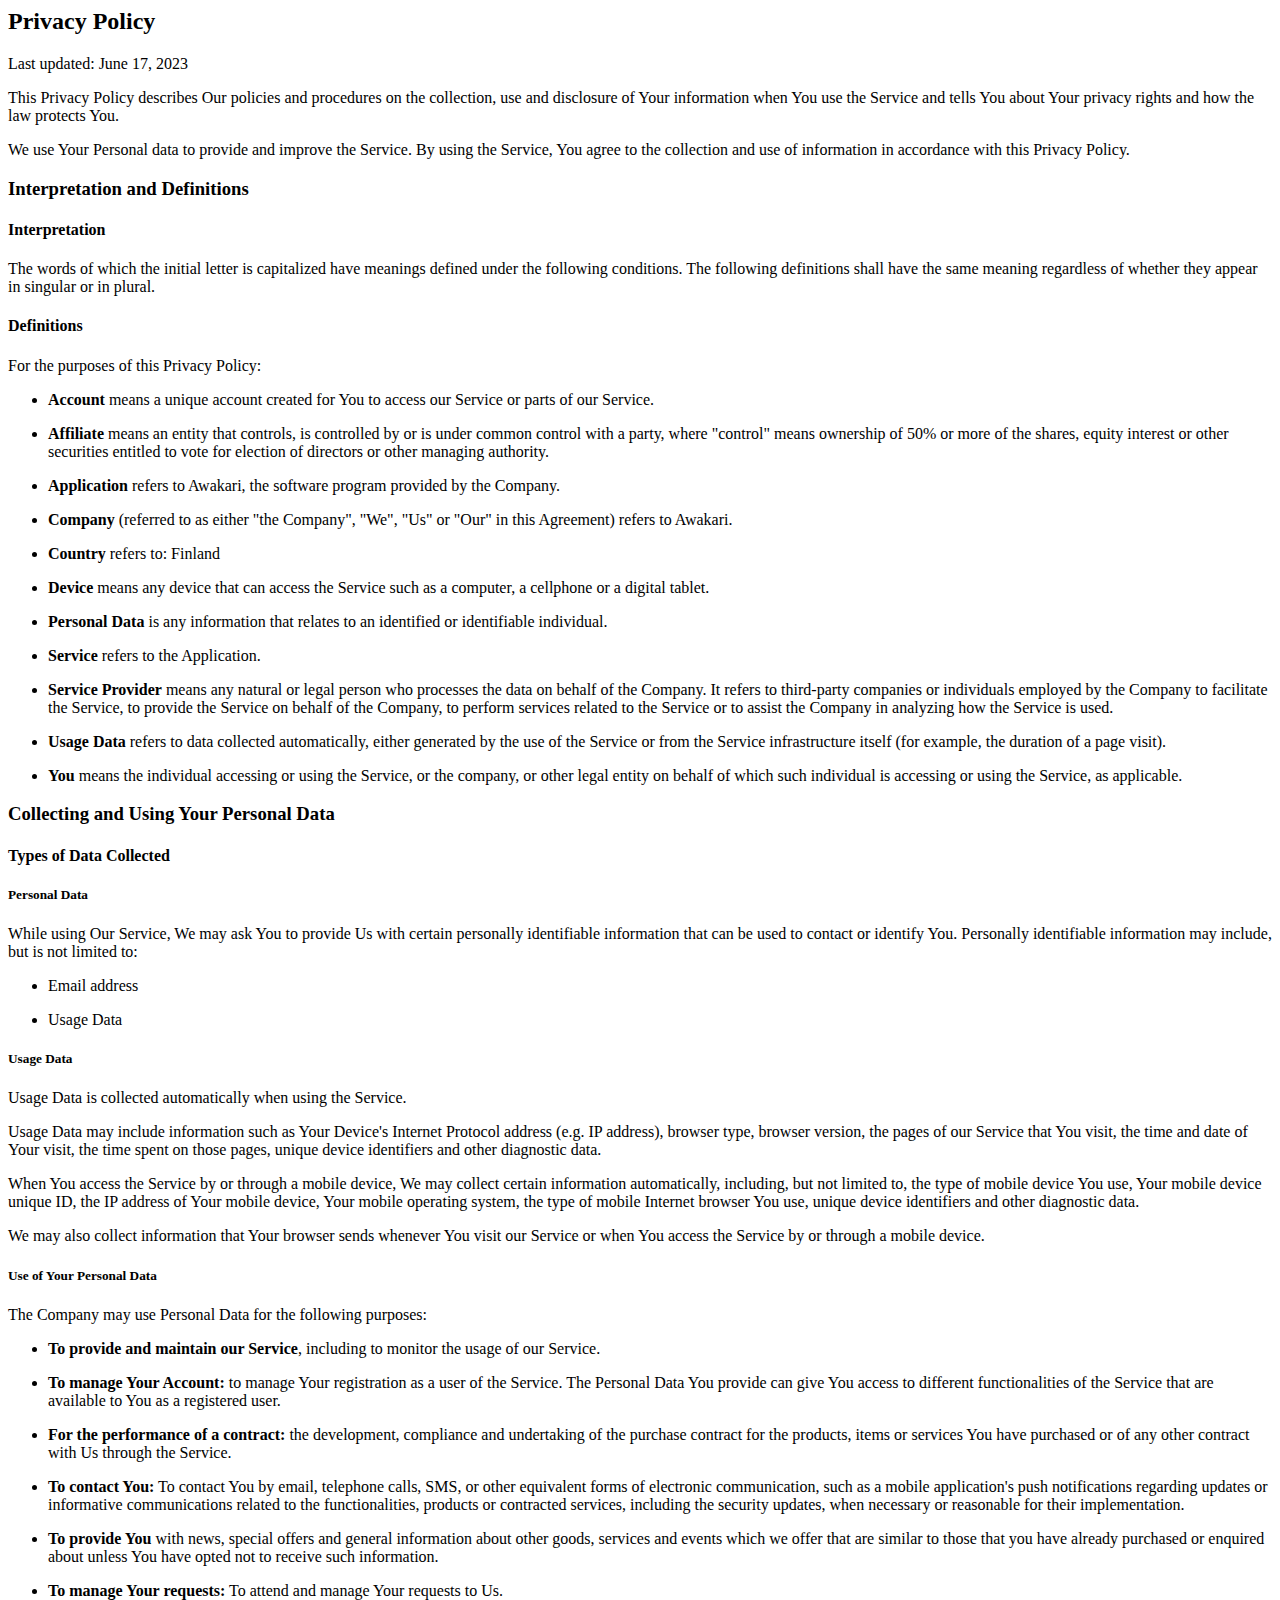
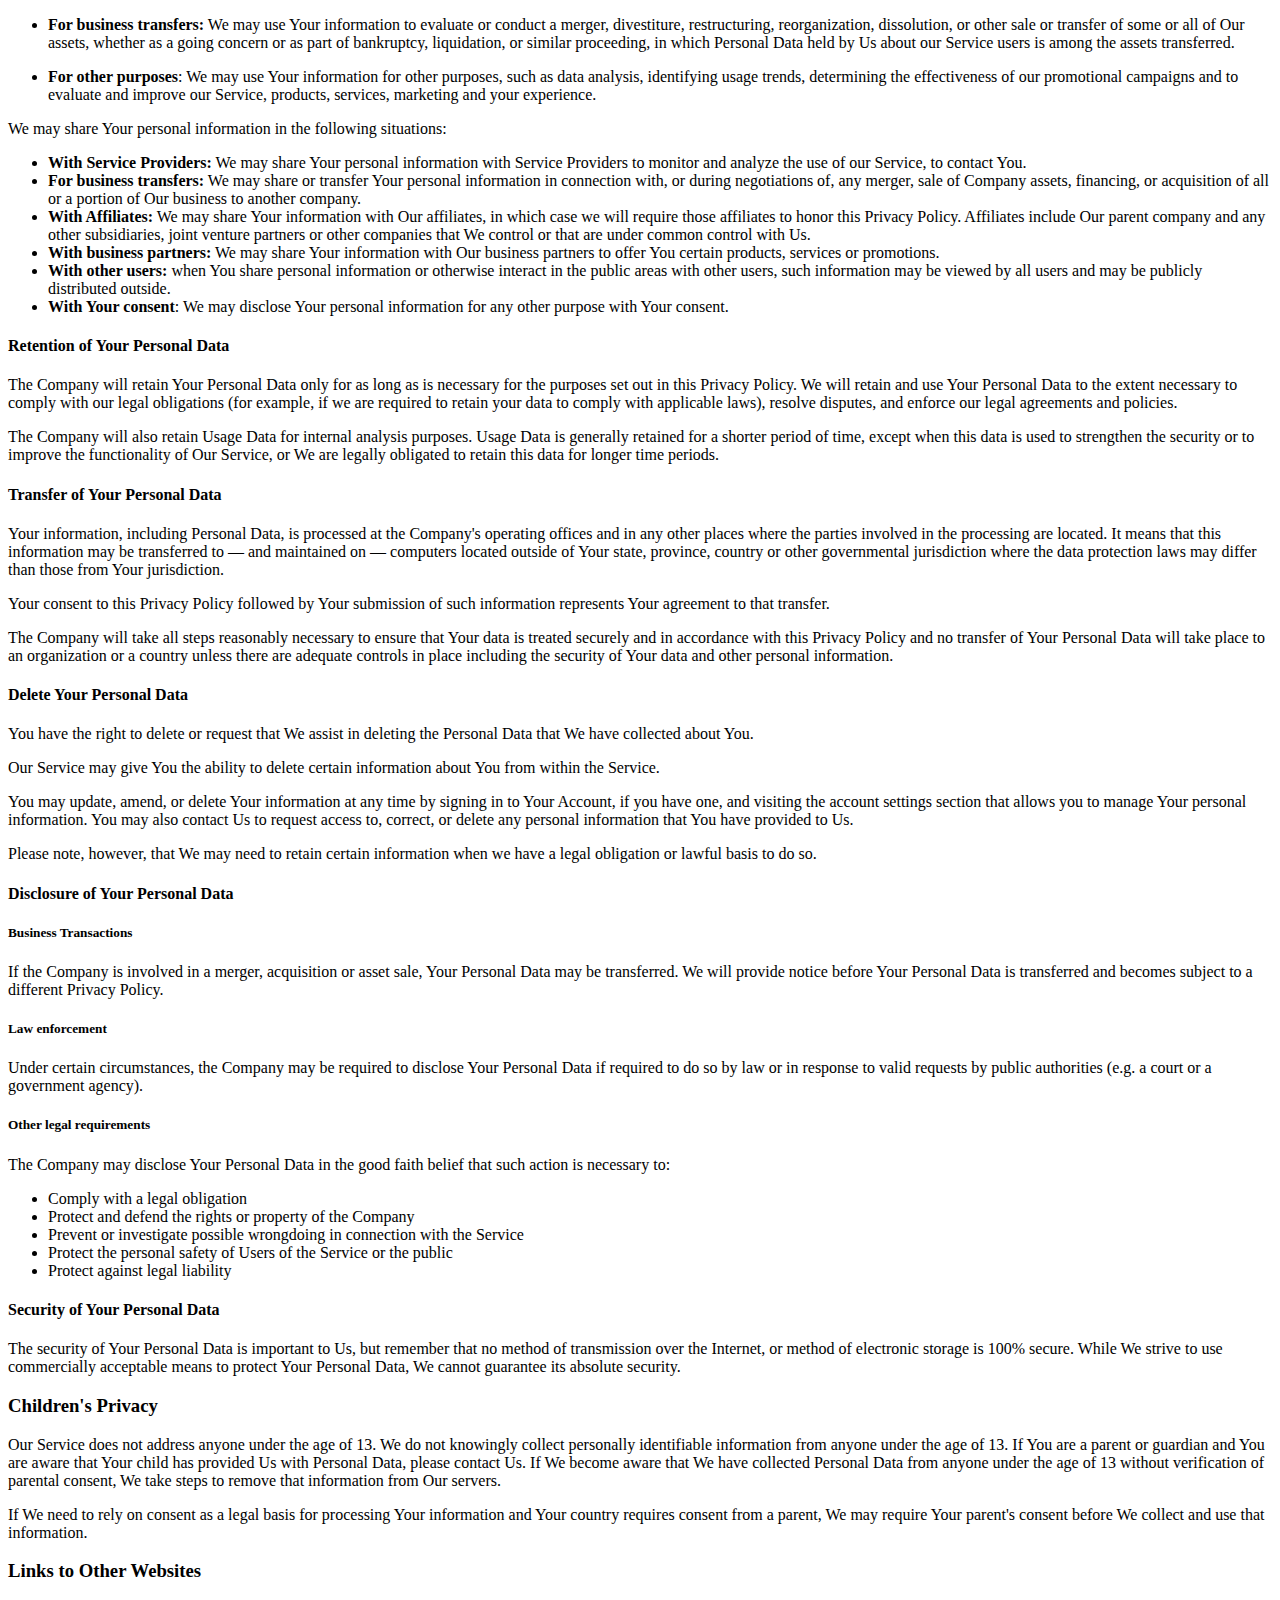
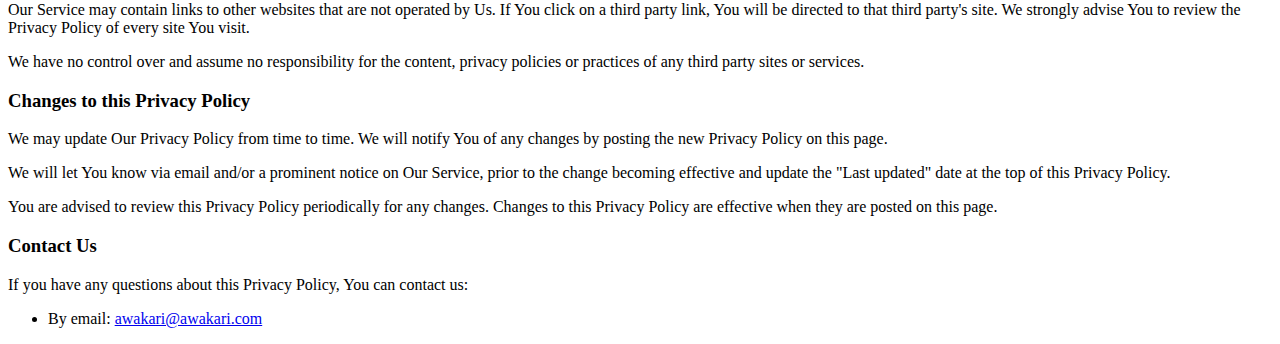
<file: privacy.html>
<html>
<body>
<h2>Privacy Policy</h2>
<p>Last updated: June 17, 2023</p>
<p>This Privacy Policy describes Our policies and procedures on the collection, use and disclosure of Your information when You use the Service and tells You about Your privacy rights and how the law protects You.</p>
<p>We use Your Personal data to provide and improve the Service. By using the Service, You agree to the collection and use of information in accordance with this Privacy Policy.</p>
<h3>Interpretation and Definitions</h3>
<h4>Interpretation</h4>
<p>The words of which the initial letter is capitalized have meanings defined under the following conditions. The following definitions shall have the same meaning regardless of whether they appear in singular or in plural.</p>
<h4>Definitions</h4>
<p>For the purposes of this Privacy Policy:</p>
<ul>
    <li>
        <p><strong>Account</strong> means a unique account created for You to access our Service or parts of our Service.</p>
    </li>
    <li>
        <p><strong>Affiliate</strong> means an entity that controls, is controlled by or is under common control with a party, where &quot;control&quot; means ownership of 50% or more of the shares, equity interest or other securities entitled to vote for election of directors or other managing authority.</p>
    </li>
    <li>
        <p><strong>Application</strong> refers to Awakari, the software program provided by the Company.</p>
    </li>
    <li>
        <p><strong>Company</strong> (referred to as either &quot;the Company&quot;, &quot;We&quot;, &quot;Us&quot; or &quot;Our&quot; in this Agreement) refers to Awakari.</p>
    </li>
    <li>
        <p><strong>Country</strong> refers to: Finland</p>
    </li>
    <li>
        <p><strong>Device</strong> means any device that can access the Service such as a computer, a cellphone or a digital tablet.</p>
    </li>
    <li>
        <p><strong>Personal Data</strong> is any information that relates to an identified or identifiable individual.</p>
    </li>
    <li>
        <p><strong>Service</strong> refers to the Application.</p>
    </li>
    <li>
        <p><strong>Service Provider</strong> means any natural or legal person who processes the data on behalf of the Company. It refers to third-party companies or individuals employed by the Company to facilitate the Service, to provide the Service on behalf of the Company, to perform services related to the Service or to assist the Company in analyzing how the Service is used.</p>
    </li>
    <li>
        <p><strong>Usage Data</strong> refers to data collected automatically, either generated by the use of the Service or from the Service infrastructure itself (for example, the duration of a page visit).</p>
    </li>
    <li>
        <p><strong>You</strong> means the individual accessing or using the Service, or the company, or other legal entity on behalf of which such individual is accessing or using the Service, as applicable.</p>
    </li>
</ul>
<h3>Collecting and Using Your Personal Data</h3>
<h4>Types of Data Collected</h4>
<h5>Personal Data</h5>
<p>While using Our Service, We may ask You to provide Us with certain personally identifiable information that can be used to contact or identify You. Personally identifiable information may include, but is not limited to:</p>
<ul>
    <li>
        <p>Email address</p>
    </li>
    <li>
        <p>Usage Data</p>
    </li>
</ul>
<h5>Usage Data</h5>
<p>Usage Data is collected automatically when using the Service.</p>
<p>Usage Data may include information such as Your Device's Internet Protocol address (e.g. IP address), browser type, browser version, the pages of our Service that You visit, the time and date of Your visit, the time spent on those pages, unique device identifiers and other diagnostic data.</p>
<p>When You access the Service by or through a mobile device, We may collect certain information automatically, including, but not limited to, the type of mobile device You use, Your mobile device unique ID, the IP address of Your mobile device, Your mobile operating system, the type of mobile Internet browser You use, unique device identifiers and other diagnostic data.</p>
<p>We may also collect information that Your browser sends whenever You visit our Service or when You access the Service by or through a mobile device.</p>
<h5>Use of Your Personal Data</h5>
<p>The Company may use Personal Data for the following purposes:</p>
<ul>
    <li>
        <p><strong>To provide and maintain our Service</strong>, including to monitor the usage of our Service.</p>
    </li>
    <li>
        <p><strong>To manage Your Account:</strong> to manage Your registration as a user of the Service. The Personal Data You provide can give You access to different functionalities of the Service that are available to You as a registered user.</p>
    </li>
    <li>
        <p><strong>For the performance of a contract:</strong> the development, compliance and undertaking of the purchase contract for the products, items or services You have purchased or of any other contract with Us through the Service.</p>
    </li>
    <li>
        <p><strong>To contact You:</strong> To contact You by email, telephone calls, SMS, or other equivalent forms of electronic communication, such as a mobile application's push notifications regarding updates or informative communications related to the functionalities, products or contracted services, including the security updates, when necessary or reasonable for their implementation.</p>
    </li>
    <li>
        <p><strong>To provide You</strong> with news, special offers and general information about other goods, services and events which we offer that are similar to those that you have already purchased or enquired about unless You have opted not to receive such information.</p>
    </li>
    <li>
        <p><strong>To manage Your requests:</strong> To attend and manage Your requests to Us.</p>
    </li>
    <li>
        <p><strong>For business transfers:</strong> We may use Your information to evaluate or conduct a merger, divestiture, restructuring, reorganization, dissolution, or other sale or transfer of some or all of Our assets, whether as a going concern or as part of bankruptcy, liquidation, or similar proceeding, in which Personal Data held by Us about our Service users is among the assets transferred.</p>
    </li>
    <li>
        <p><strong>For other purposes</strong>: We may use Your information for other purposes, such as data analysis, identifying usage trends, determining the effectiveness of our promotional campaigns and to evaluate and improve our Service, products, services, marketing and your experience.</p>
    </li>
</ul>
<p>We may share Your personal information in the following situations:</p>
<ul>
    <li><strong>With Service Providers:</strong> We may share Your personal information with Service Providers to monitor and analyze the use of our Service, to contact You.</li>
    <li><strong>For business transfers:</strong> We may share or transfer Your personal information in connection with, or during negotiations of, any merger, sale of Company assets, financing, or acquisition of all or a portion of Our business to another company.</li>
    <li><strong>With Affiliates:</strong> We may share Your information with Our affiliates, in which case we will require those affiliates to honor this Privacy Policy. Affiliates include Our parent company and any other subsidiaries, joint venture partners or other companies that We control or that are under common control with Us.</li>
    <li><strong>With business partners:</strong> We may share Your information with Our business partners to offer You certain products, services or promotions.</li>
    <li><strong>With other users:</strong> when You share personal information or otherwise interact in the public areas with other users, such information may be viewed by all users and may be publicly distributed outside.</li>
    <li><strong>With Your consent</strong>: We may disclose Your personal information for any other purpose with Your consent.</li>
</ul>
<h4>Retention of Your Personal Data</h4>
<p>The Company will retain Your Personal Data only for as long as is necessary for the purposes set out in this Privacy Policy. We will retain and use Your Personal Data to the extent necessary to comply with our legal obligations (for example, if we are required to retain your data to comply with applicable laws), resolve disputes, and enforce our legal agreements and policies.</p>
<p>The Company will also retain Usage Data for internal analysis purposes. Usage Data is generally retained for a shorter period of time, except when this data is used to strengthen the security or to improve the functionality of Our Service, or We are legally obligated to retain this data for longer time periods.</p>
<h4>Transfer of Your Personal Data</h4>
<p>Your information, including Personal Data, is processed at the Company's operating offices and in any other places where the parties involved in the processing are located. It means that this information may be transferred to — and maintained on — computers located outside of Your state, province, country or other governmental jurisdiction where the data protection laws may differ than those from Your jurisdiction.</p>
<p>Your consent to this Privacy Policy followed by Your submission of such information represents Your agreement to that transfer.</p>
<p>The Company will take all steps reasonably necessary to ensure that Your data is treated securely and in accordance with this Privacy Policy and no transfer of Your Personal Data will take place to an organization or a country unless there are adequate controls in place including the security of Your data and other personal information.</p>
<h4>Delete Your Personal Data</h4>
<p>You have the right to delete or request that We assist in deleting the Personal Data that We have collected about You.</p>
<p>Our Service may give You the ability to delete certain information about You from within the Service.</p>
<p>You may update, amend, or delete Your information at any time by signing in to Your Account, if you have one, and visiting the account settings section that allows you to manage Your personal information. You may also contact Us to request access to, correct, or delete any personal information that You have provided to Us.</p>
<p>Please note, however, that We may need to retain certain information when we have a legal obligation or lawful basis to do so.</p>
<h4>Disclosure of Your Personal Data</h4>
<h5>Business Transactions</h5>
<p>If the Company is involved in a merger, acquisition or asset sale, Your Personal Data may be transferred. We will provide notice before Your Personal Data is transferred and becomes subject to a different Privacy Policy.</p>
<h5>Law enforcement</h5>
<p>Under certain circumstances, the Company may be required to disclose Your Personal Data if required to do so by law or in response to valid requests by public authorities (e.g. a court or a government agency).</p>
<h5>Other legal requirements</h5>
<p>The Company may disclose Your Personal Data in the good faith belief that such action is necessary to:</p>
<ul>
    <li>Comply with a legal obligation</li>
    <li>Protect and defend the rights or property of the Company</li>
    <li>Prevent or investigate possible wrongdoing in connection with the Service</li>
    <li>Protect the personal safety of Users of the Service or the public</li>
    <li>Protect against legal liability</li>
</ul>
<h4>Security of Your Personal Data</h4>
<p>The security of Your Personal Data is important to Us, but remember that no method of transmission over the Internet, or method of electronic storage is 100% secure. While We strive to use commercially acceptable means to protect Your Personal Data, We cannot guarantee its absolute security.</p>
<h3>Children's Privacy</h3>
<p>Our Service does not address anyone under the age of 13. We do not knowingly collect personally identifiable information from anyone under the age of 13. If You are a parent or guardian and You are aware that Your child has provided Us with Personal Data, please contact Us. If We become aware that We have collected Personal Data from anyone under the age of 13 without verification of parental consent, We take steps to remove that information from Our servers.</p>
<p>If We need to rely on consent as a legal basis for processing Your information and Your country requires consent from a parent, We may require Your parent's consent before We collect and use that information.</p>
<h3>Links to Other Websites</h3>
<p>Our Service may contain links to other websites that are not operated by Us. If You click on a third party link, You will be directed to that third party's site. We strongly advise You to review the Privacy Policy of every site You visit.</p>
<p>We have no control over and assume no responsibility for the content, privacy policies or practices of any third party sites or services.</p>
<h3>Changes to this Privacy Policy</h3>
<p>We may update Our Privacy Policy from time to time. We will notify You of any changes by posting the new Privacy Policy on this page.</p>
<p>We will let You know via email and/or a prominent notice on Our Service, prior to the change becoming effective and update the &quot;Last updated&quot; date at the top of this Privacy Policy.</p>
<p>You are advised to review this Privacy Policy periodically for any changes. Changes to this Privacy Policy are effective when they are posted on this page.</p>
<h3>Contact Us</h3>
<p>If you have any questions about this Privacy Policy, You can contact us:</p>
<ul>
    <li>By email: <a href="mailto:awakari@awakari.com" rel="external nofollow noopener" target="_blank">awakari@awakari.com</a></li>
</ul>
</body>
</html>
</file>
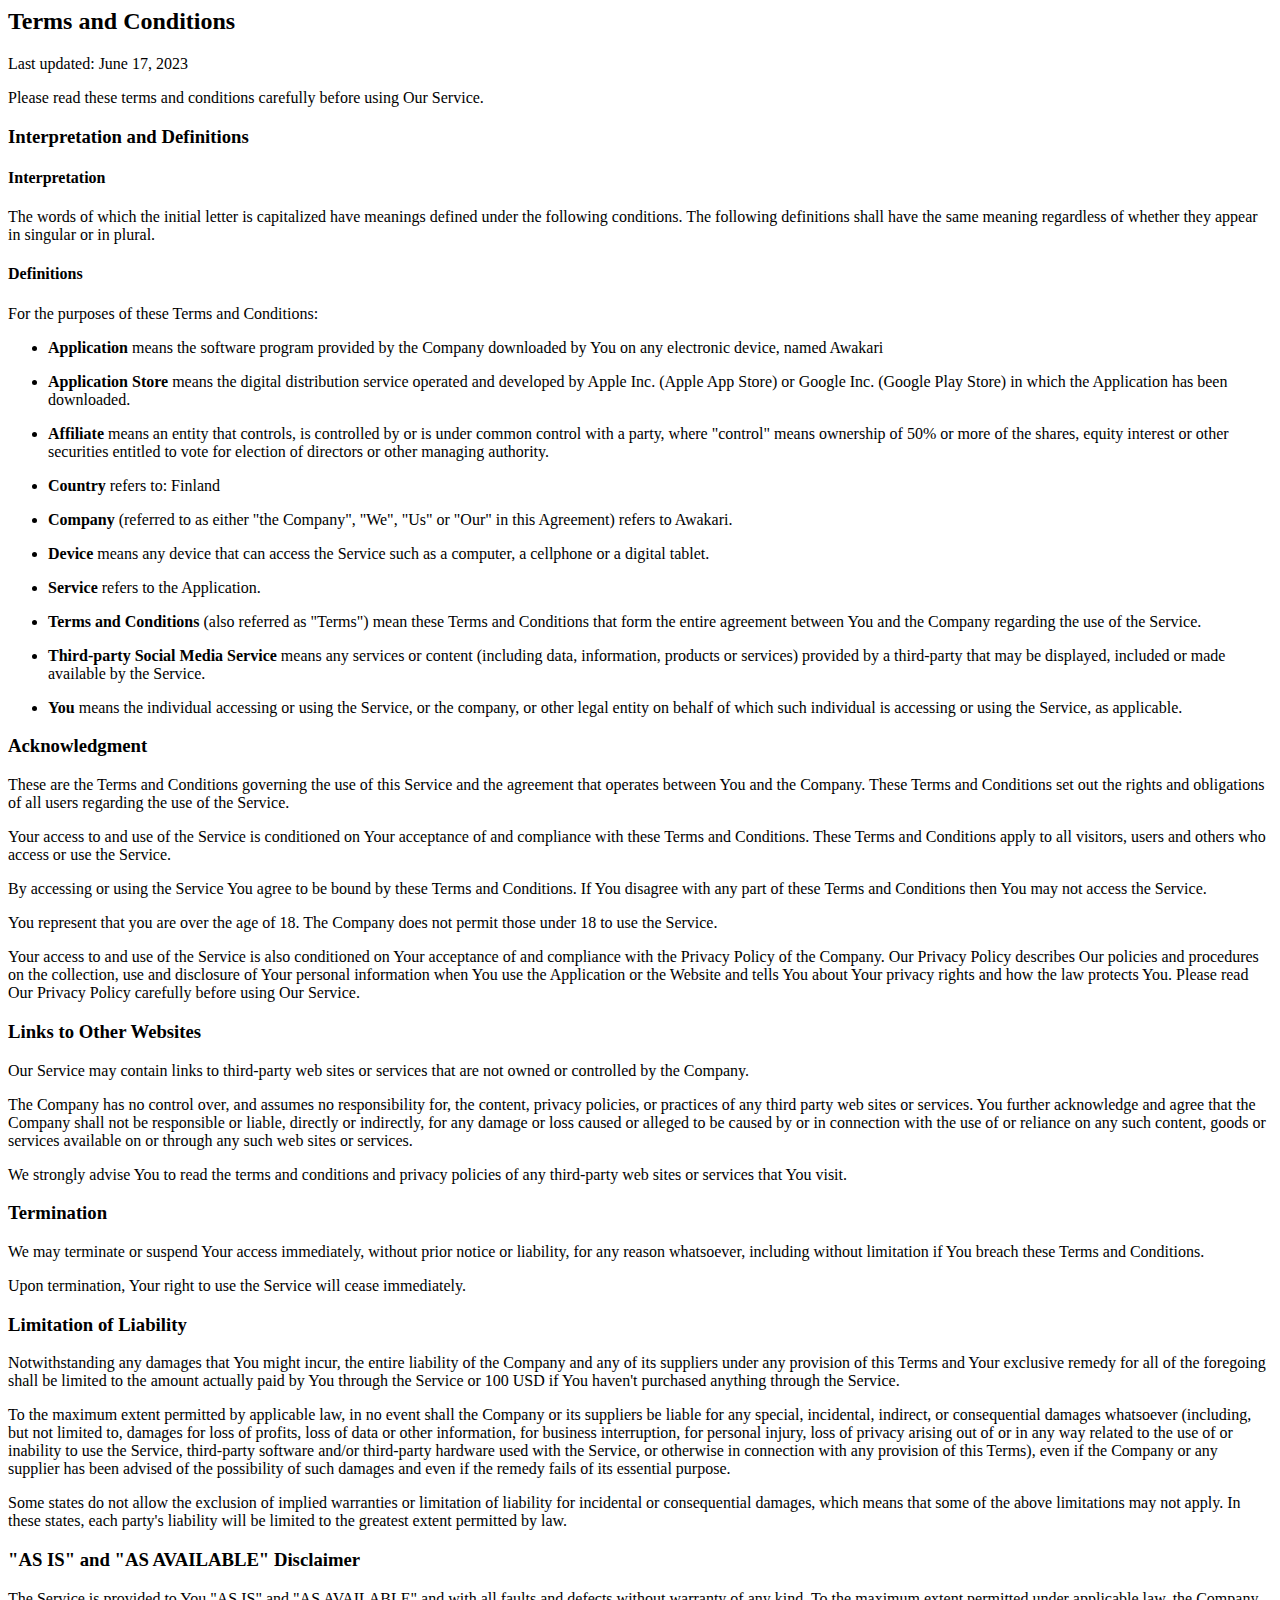
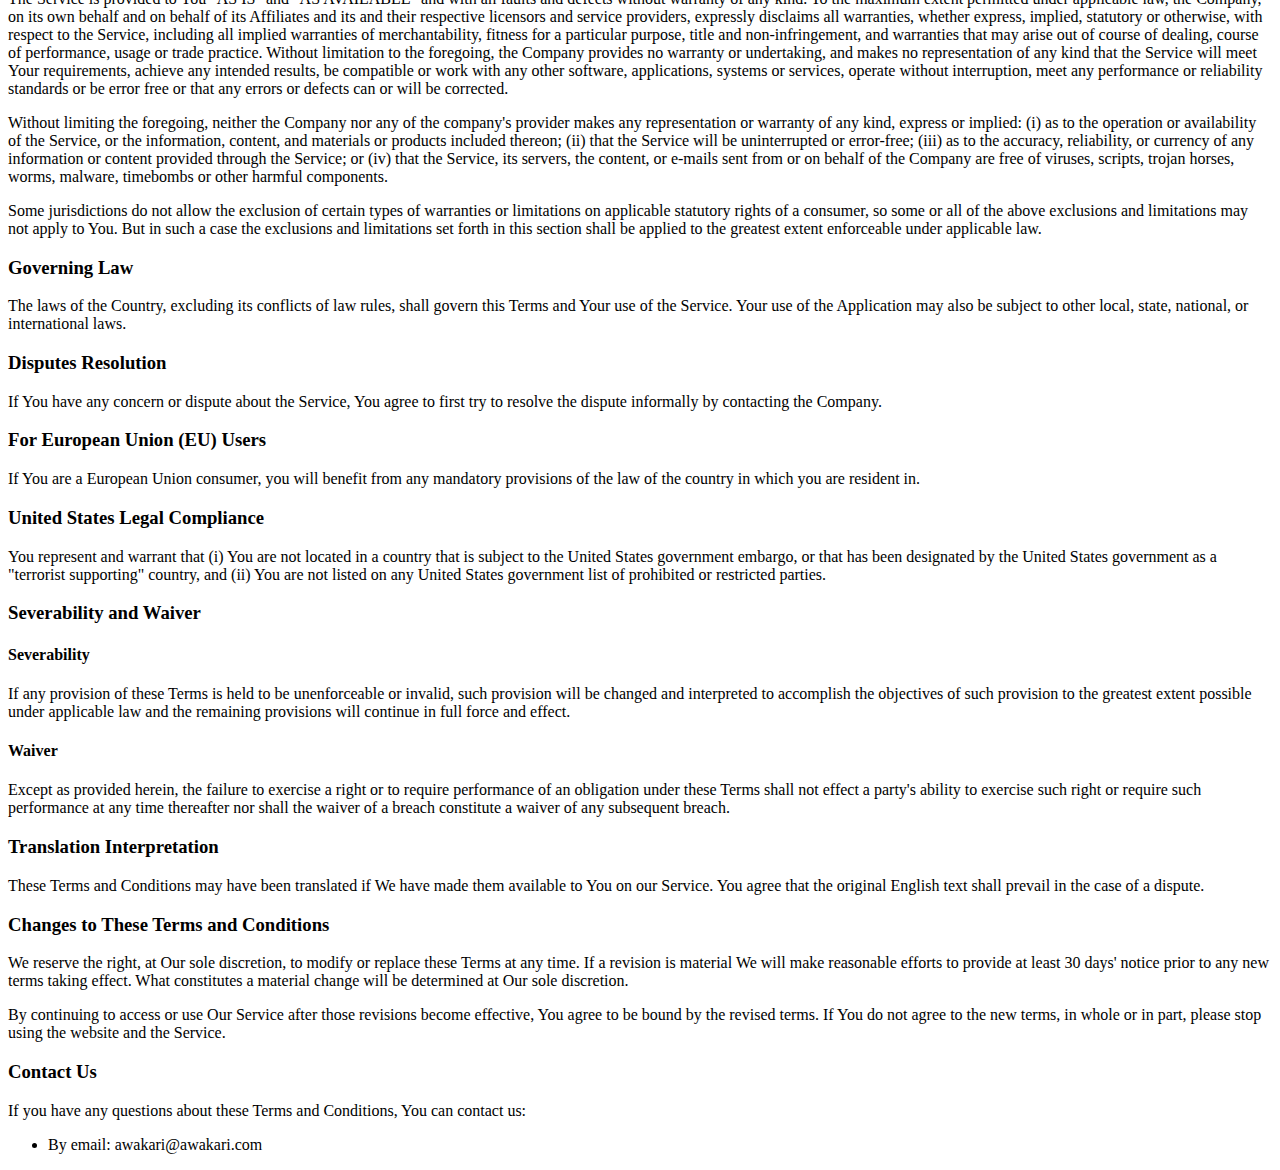
<file: tos.html>
<html>
    <body>
    <h2>Terms and Conditions</h2>
    <p>Last updated: June 17, 2023</p>
    <p>Please read these terms and conditions carefully before using Our Service.</p>
    <h3>Interpretation and Definitions</h3>
    <h4>Interpretation</h4>
    <p>The words of which the initial letter is capitalized have meanings defined under the following conditions. The following definitions shall have the same meaning regardless of whether they appear in singular or in plural.</p>
    <h4>Definitions</h4>
    <p>For the purposes of these Terms and Conditions:</p>
    <ul>
        <li>
            <p><strong>Application</strong> means the software program provided by the Company downloaded by You on any electronic device, named Awakari</p>
        </li>
        <li>
            <p><strong>Application Store</strong> means the digital distribution service operated and developed by Apple Inc. (Apple App Store) or Google Inc. (Google Play Store) in which the Application has been downloaded.</p>
        </li>
        <li>
            <p><strong>Affiliate</strong> means an entity that controls, is controlled by or is under common control with a party, where &quot;control&quot; means ownership of 50% or more of the shares, equity interest or other securities entitled to vote for election of directors or other managing authority.</p>
        </li>
        <li>
            <p><strong>Country</strong> refers to:  Finland</p>
        </li>
        <li>
            <p><strong>Company</strong> (referred to as either &quot;the Company&quot;, &quot;We&quot;, &quot;Us&quot; or &quot;Our&quot; in this Agreement) refers to Awakari.</p>
        </li>
        <li>
            <p><strong>Device</strong> means any device that can access the Service such as a computer, a cellphone or a digital tablet.</p>
        </li>
        <li>
            <p><strong>Service</strong> refers to the Application.</p>
        </li>
        <li>
            <p><strong>Terms and Conditions</strong> (also referred as &quot;Terms&quot;) mean these Terms and Conditions that form the entire agreement between You and the Company regarding the use of the Service.</p>
        </li>
        <li>
            <p><strong>Third-party Social Media Service</strong> means any services or content (including data, information, products or services) provided by a third-party that may be displayed, included or made available by the Service.</p>
        </li>
        <li>
            <p><strong>You</strong> means the individual accessing or using the Service, or the company, or other legal entity on behalf of which such individual is accessing or using the Service, as applicable.</p>
        </li>
    </ul>
    <h3>Acknowledgment</h3>
    <p>These are the Terms and Conditions governing the use of this Service and the agreement that operates between You and the Company. These Terms and Conditions set out the rights and obligations of all users regarding the use of the Service.</p>
    <p>Your access to and use of the Service is conditioned on Your acceptance of and compliance with these Terms and Conditions. These Terms and Conditions apply to all visitors, users and others who access or use the Service.</p>
    <p>By accessing or using the Service You agree to be bound by these Terms and Conditions. If You disagree with any part of these Terms and Conditions then You may not access the Service.</p>
    <p>You represent that you are over the age of 18. The Company does not permit those under 18 to use the Service.</p>
    <p>Your access to and use of the Service is also conditioned on Your acceptance of and compliance with the Privacy Policy of the Company. Our Privacy Policy describes Our policies and procedures on the collection, use and disclosure of Your personal information when You use the Application or the Website and tells You about Your privacy rights and how the law protects You. Please read Our Privacy Policy carefully before using Our Service.</p>
    <h3>Links to Other Websites</h3>
    <p>Our Service may contain links to third-party web sites or services that are not owned or controlled by the Company.</p>
    <p>The Company has no control over, and assumes no responsibility for, the content, privacy policies, or practices of any third party web sites or services. You further acknowledge and agree that the Company shall not be responsible or liable, directly or indirectly, for any damage or loss caused or alleged to be caused by or in connection with the use of or reliance on any such content, goods or services available on or through any such web sites or services.</p>
    <p>We strongly advise You to read the terms and conditions and privacy policies of any third-party web sites or services that You visit.</p>
    <h3>Termination</h3>
    <p>We may terminate or suspend Your access immediately, without prior notice or liability, for any reason whatsoever, including without limitation if You breach these Terms and Conditions.</p>
    <p>Upon termination, Your right to use the Service will cease immediately.</p>
    <h3>Limitation of Liability</h3>
    <p>Notwithstanding any damages that You might incur, the entire liability of the Company and any of its suppliers under any provision of this Terms and Your exclusive remedy for all of the foregoing shall be limited to the amount actually paid by You through the Service or 100 USD if You haven't purchased anything through the Service.</p>
    <p>To the maximum extent permitted by applicable law, in no event shall the Company or its suppliers be liable for any special, incidental, indirect, or consequential damages whatsoever (including, but not limited to, damages for loss of profits, loss of data or other information, for business interruption, for personal injury, loss of privacy arising out of or in any way related to the use of or inability to use the Service, third-party software and/or third-party hardware used with the Service, or otherwise in connection with any provision of this Terms), even if the Company or any supplier has been advised of the possibility of such damages and even if the remedy fails of its essential purpose.</p>
    <p>Some states do not allow the exclusion of implied warranties or limitation of liability for incidental or consequential damages, which means that some of the above limitations may not apply. In these states, each party's liability will be limited to the greatest extent permitted by law.</p>
    <h3>&quot;AS IS&quot; and &quot;AS AVAILABLE&quot; Disclaimer</h3>
    <p>The Service is provided to You &quot;AS IS&quot; and &quot;AS AVAILABLE&quot; and with all faults and defects without warranty of any kind. To the maximum extent permitted under applicable law, the Company, on its own behalf and on behalf of its Affiliates and its and their respective licensors and service providers, expressly disclaims all warranties, whether express, implied, statutory or otherwise, with respect to the Service, including all implied warranties of merchantability, fitness for a particular purpose, title and non-infringement, and warranties that may arise out of course of dealing, course of performance, usage or trade practice. Without limitation to the foregoing, the Company provides no warranty or undertaking, and makes no representation of any kind that the Service will meet Your requirements, achieve any intended results, be compatible or work with any other software, applications, systems or services, operate without interruption, meet any performance or reliability standards or be error free or that any errors or defects can or will be corrected.</p>
    <p>Without limiting the foregoing, neither the Company nor any of the company's provider makes any representation or warranty of any kind, express or implied: (i) as to the operation or availability of the Service, or the information, content, and materials or products included thereon; (ii) that the Service will be uninterrupted or error-free; (iii) as to the accuracy, reliability, or currency of any information or content provided through the Service; or (iv) that the Service, its servers, the content, or e-mails sent from or on behalf of the Company are free of viruses, scripts, trojan horses, worms, malware, timebombs or other harmful components.</p>
    <p>Some jurisdictions do not allow the exclusion of certain types of warranties or limitations on applicable statutory rights of a consumer, so some or all of the above exclusions and limitations may not apply to You. But in such a case the exclusions and limitations set forth in this section shall be applied to the greatest extent enforceable under applicable law.</p>
    <h3>Governing Law</h3>
    <p>The laws of the Country, excluding its conflicts of law rules, shall govern this Terms and Your use of the Service. Your use of the Application may also be subject to other local, state, national, or international laws.</p>
    <h3>Disputes Resolution</h3>
    <p>If You have any concern or dispute about the Service, You agree to first try to resolve the dispute informally by contacting the Company.</p>
    <h3>For European Union (EU) Users</h3>
    <p>If You are a European Union consumer, you will benefit from any mandatory provisions of the law of the country in which you are resident in.</p>
    <h3>United States Legal Compliance</h3>
    <p>You represent and warrant that (i) You are not located in a country that is subject to the United States government embargo, or that has been designated by the United States government as a &quot;terrorist supporting&quot; country, and (ii) You are not listed on any United States government list of prohibited or restricted parties.</p>
    <h3>Severability and Waiver</h3>
    <h4>Severability</h4>
    <p>If any provision of these Terms is held to be unenforceable or invalid, such provision will be changed and interpreted to accomplish the objectives of such provision to the greatest extent possible under applicable law and the remaining provisions will continue in full force and effect.</p>
    <h4>Waiver</h4>
    <p>Except as provided herein, the failure to exercise a right or to require performance of an obligation under these Terms shall not effect a party's ability to exercise such right or require such performance at any time thereafter nor shall the waiver of a breach constitute a waiver of any subsequent breach.</p>
    <h3>Translation Interpretation</h3>
    <p>These Terms and Conditions may have been translated if We have made them available to You on our Service.
        You agree that the original English text shall prevail in the case of a dispute.</p>
    <h3>Changes to These Terms and Conditions</h3>
    <p>We reserve the right, at Our sole discretion, to modify or replace these Terms at any time. If a revision is material We will make reasonable efforts to provide at least 30 days' notice prior to any new terms taking effect. What constitutes a material change will be determined at Our sole discretion.</p>
    <p>By continuing to access or use Our Service after those revisions become effective, You agree to be bound by the revised terms. If You do not agree to the new terms, in whole or in part, please stop using the website and the Service.</p>
    <h3>Contact Us</h3>
    <p>If you have any questions about these Terms and Conditions, You can contact us:</p>
    <ul>
        <li>By email: awakari@awakari.com</li>
    </ul>
    </body>
</html>
</file>
